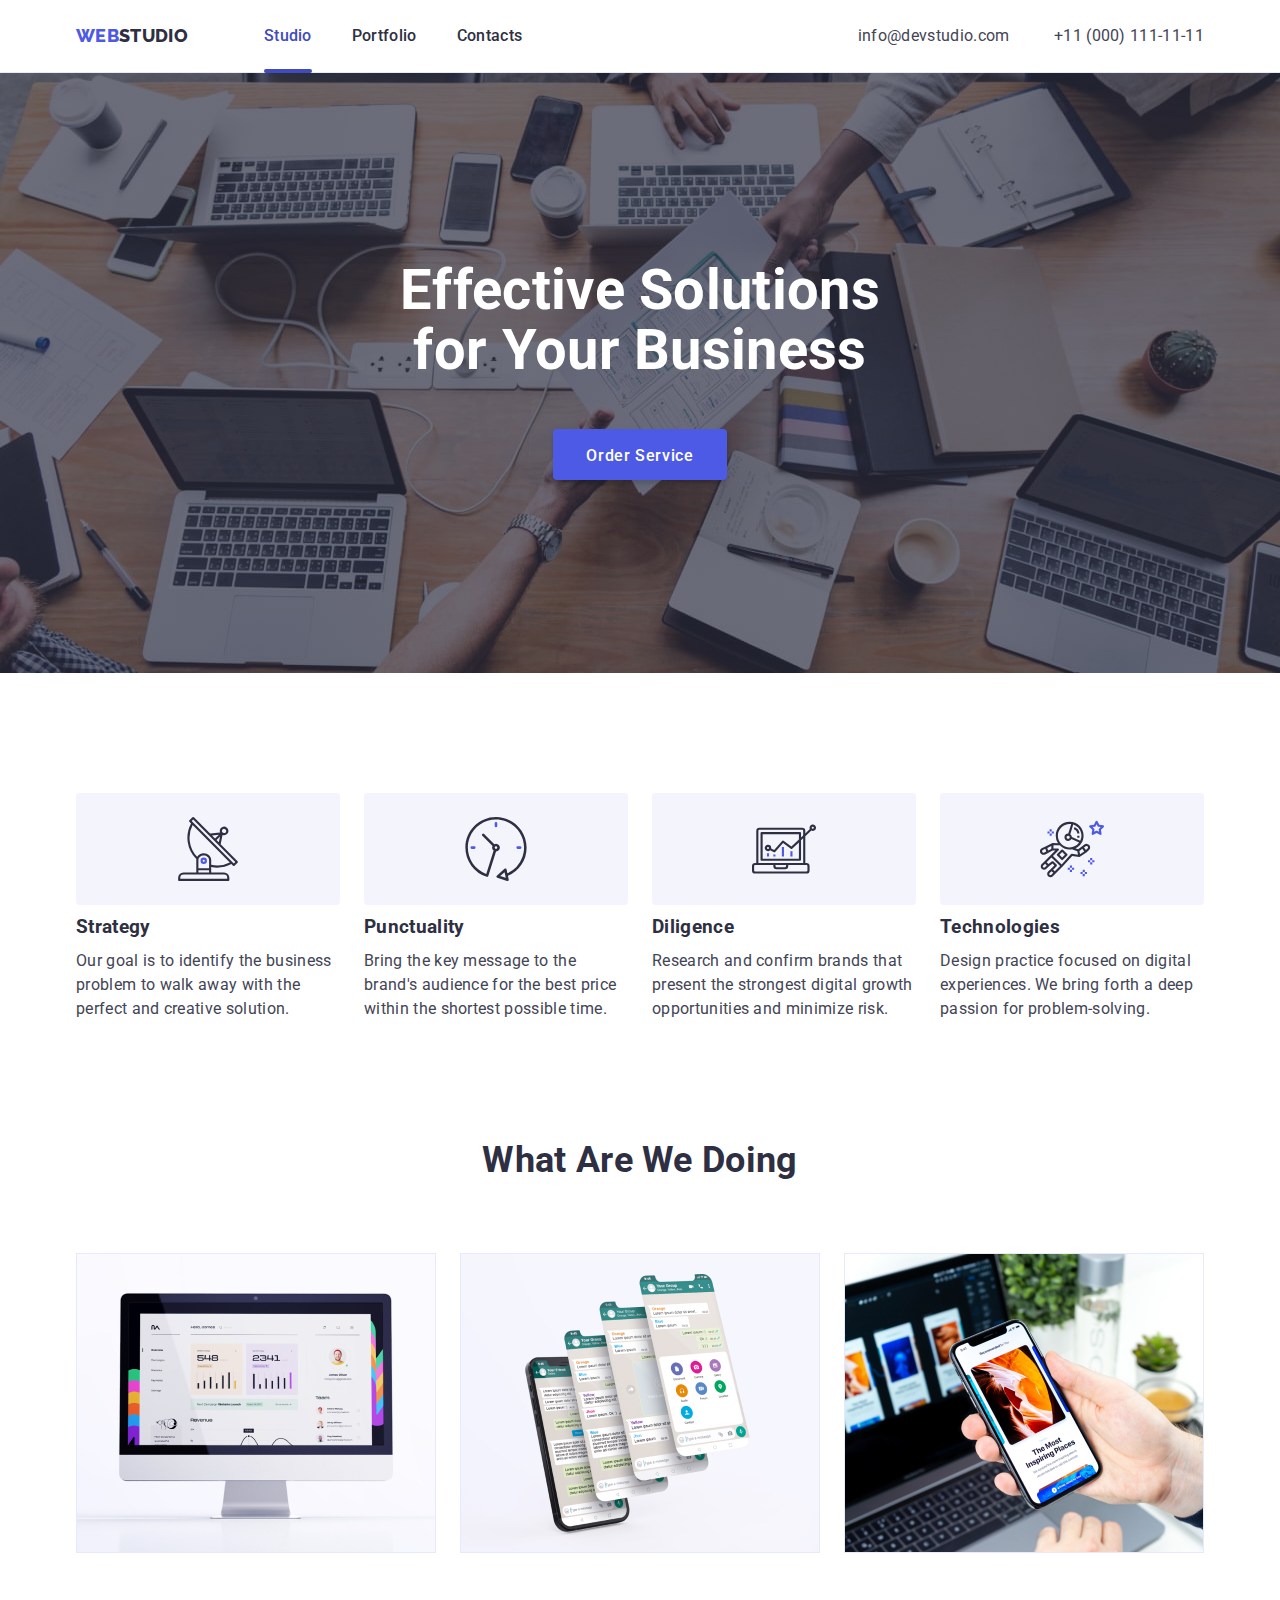
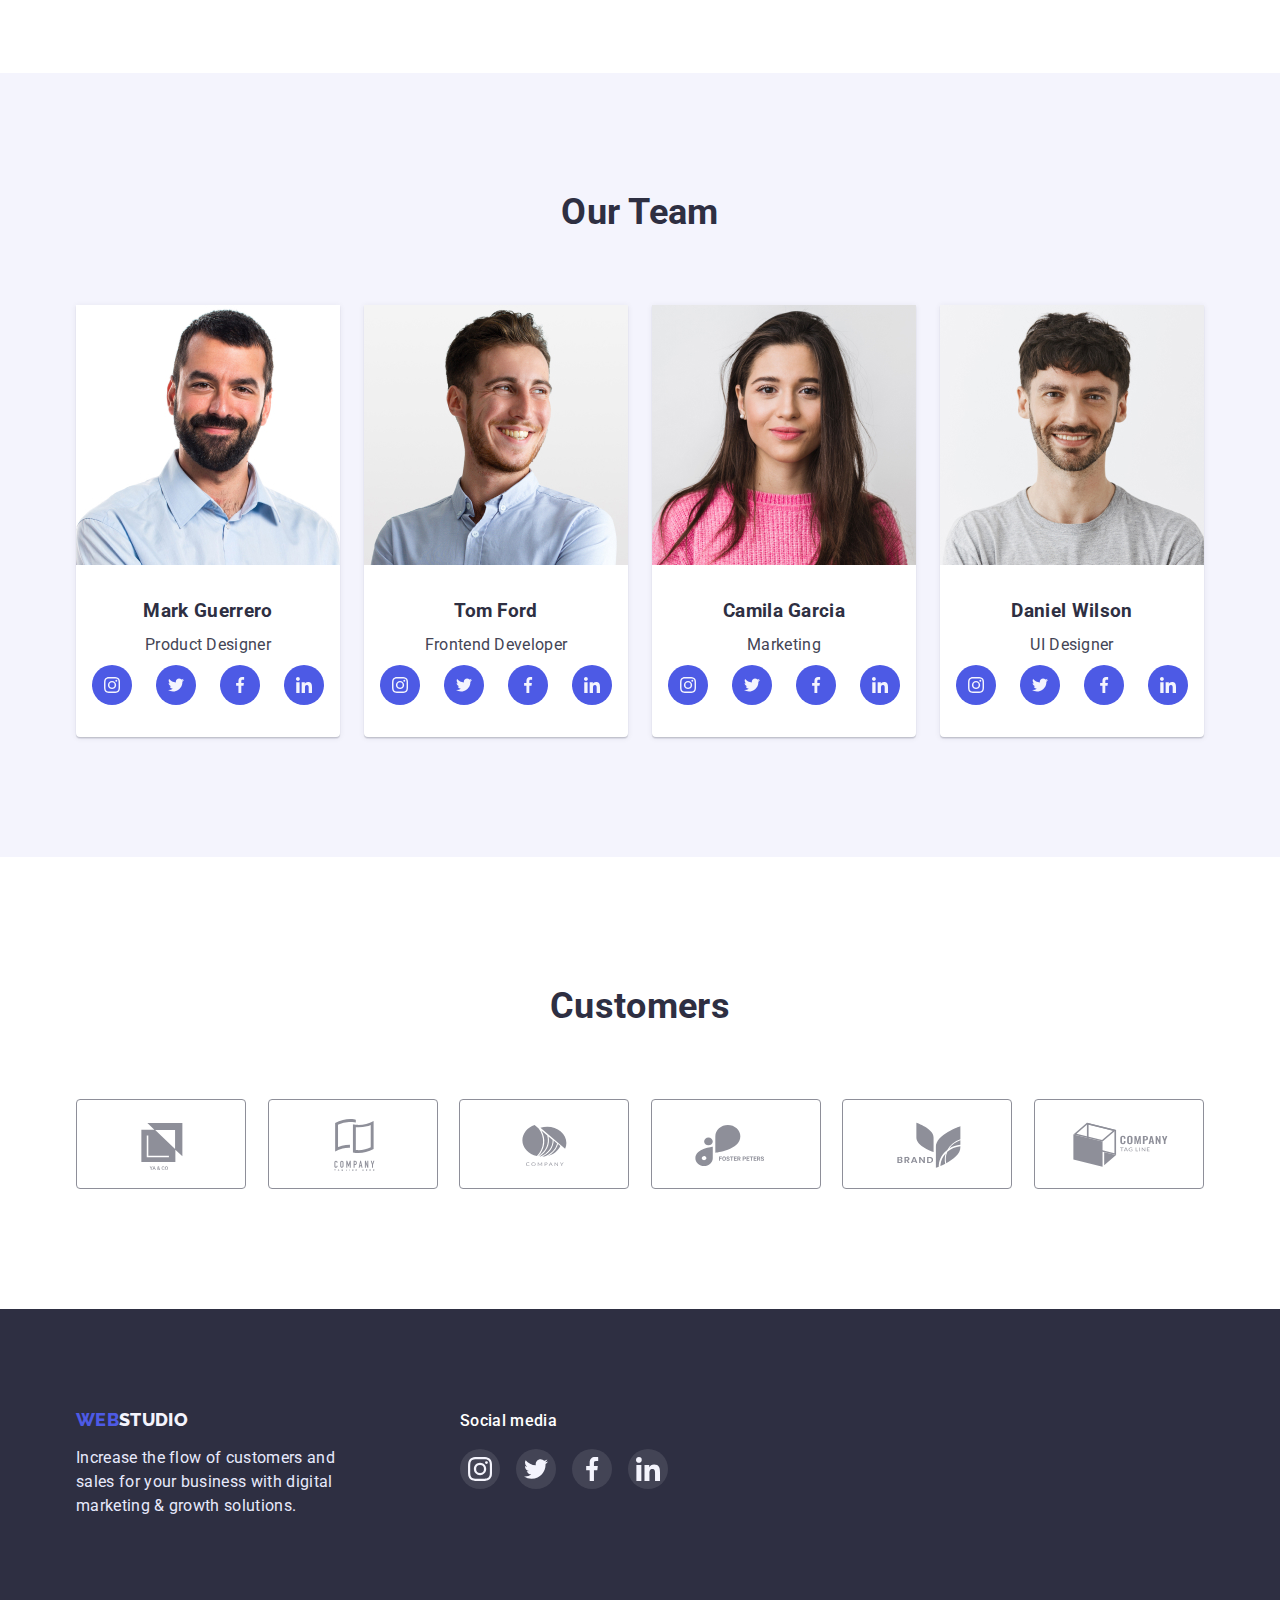
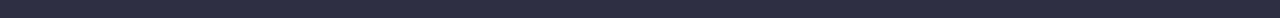
<file: index.html>
<!DOCTYPE html>
<html lang="en">
<head>
    <meta charset="UTF-8">
    <meta http-equiv="X-UA-Compatible" content="IE=edge">
    <meta name="viewport" content="width=device-width, initial-scale=1.0">
    <title>Document</title>
    <link rel="preconnect" href="https://fonts.googleapis.com">
    <link rel="preconnect" href="https://fonts.gstatic.com" crossorigin>
    <link href="https://fonts.googleapis.com/css2?family=Raleway:wght@800&family=Roboto:wght@400;500;700;900&display=swap" rel="stylesheet">
    <link rel="stylesheet" href="https://cdnjs.cloudflare.com/ajax/libs/modern-normalize/1.1.0/modern-normalize.min.css">
    <link rel="stylesheet" href="./css/styles.css">
</head>
<body>

    <!-- Header -->
   <header class="page-header">
        <div class="container overlay">
            <nav class="header-nav">
            <a href="./index.html" class="logo"><Span class="first-logo">Web</Span>Studio</a>
            <ul class="site-nav list">
                <li class="item"><a href="./index.html" class="nav-title studio">Studio</a></li>
                <li class="item"><a href="./portfolio.html" class="nav-title">Portfolio</a></li>
                <li class="item"><a href="./contacts.html" class="nav-title">Contacts</a></li>
            </ul>
            <div class="contact">
                <a href="mailto:info@devstudio.com" class="contact-description">info@devstudio.com</a>
                <a href="tel:+110001111111" class="contact-description">+11 (000) 111-11-11</a>
            </div>
            </nav>
        </div>
   </header>
   
   <!-- Основний контент -->
   <main>

    <!-- Герой -->
        <section class="hero">
            <div class="container">
                <h1 class="hero-description">Effective Solutions <br> for Your Business</h1>
                <button data-modal-open type="button" class="button button-order">Order Service</button>
            </div>
        </section>

    <!-- Backdrop -->
    <div class="backdrop is-hidden" data-modal>
        <div class="modal">
            <button data-modal-close type="button" class="close-modal">
                <svg class="close-image">
                    <use href="./images/symbol-defs.svg#Vector"></use>
                </svg>
            </button>
        </div>
    </div>
    
    <!-- Цінності компанії -->
            <section class="section">
                <div class="container">
                <h2 class="section-title secret-name">Our values</h2>
                <ul class="list description list-values">
                    <li class="item">
                            <div class="actions">
                                <svg class="icon">
                                    <use href="./images/symbol-defs.svg#antenna"></use>
                                </svg>
                            </div>
                        <h3 class="description-name">Strategy</h3>
                        <p class="description-text">Our goal is to identify the business
                            problem to walk away with the perfect and creative solution.</p>
                    </li>
                    <li class="item">
                            <div class="actions">
                                <svg class="icon">
                                    <use href="./images/symbol-defs.svg#clock"></use>
                                </svg>
                            </div>
                        <h3 class="description-name">Punctuality</h3>
                        <p class="description-text">Bring the key message to the brand's audience for the best price within the shortest possible time.</p>
                    </li>
                    <li class="item">
                            <div class="actions">
                                <svg class="icon">
                                    <use href="./images/symbol-defs.svg#diagram"></use>
                                </svg>
                            </div>
                        <h3 class="description-name">Diligence</h3>
                        <p class="description-text">Research and confirm brands that present the strongest digital growth opportunities and minimize risk.</p>
                    </li>
                    <li class="item">
                            <div class="actions">
                                <svg class="icon">
                                    <use href="./images/symbol-defs.svg#astronaut"></use>
                                </svg>
                            </div>
                        <h3 class="description-name">Technologies</h3>
                        <p class="description-text">Design practice focused on digital experiences. We bring forth a deep passion for problem-solving.</p>
                    </li>
                </ul>
                </div>
            </section>
    
    <!-- Можливості компанії -->
            <section class="section">
            <div class="container">
                    <h2 class="section-title">What are we doing</h2>
                    <ul class="list description list-capabilities">
                        <li>
                            <a class="link" href="">
                                <img src="images/img1.jpg" alt="Desktop" width="360">
                            </a>
                        </li>
                        <li>
                            <a href="" class="link">
                                <img src="images/img2.jpg" alt="Mobilephone" width="360">
                            </a>  
                        </li>
                        <li>
                            <a href="" class="link">
                                <img src="images/img3.jpg" alt="Laptop and mobile phone" width="360">
                            </a>
                        </li>
                    </ul>
            </div>
            </section>
       
    <!-- Команда -->
            <section class="section team">
            <div class="container">
                <h2 class="section-title team-name">Our Team</h2>
                <ul class="list description team-list">
                    <li class="team-item">
                        <img src="images/Mark.jpg" alt="Mark" width="264" class="team-imag">
                        <h3 class="worker">Mark Guerrero</h3>
                        <p class="worker-description">Product Designer</p>
                        <ul class="list description tralind-list">
                            <li>
                                <a href="" class="tralind-link">
                                    <svg class="tralind-icon">
                                        <use href="./images/symbol-defs.svg#instagram"></use>
                                    </svg>
                                </a>
                            </li>
                            <li>
                                <a href="" class="tralind-link">
                                    <svg class="tralind-icon">
                                        <use href="./images/symbol-defs.svg#twitter"></use>
                                    </svg>
                                </a>
                            </li>
                            <li>
                                <a href="" class="tralind-link">
                                    <svg class="tralind-icon">
                                        <use href="./images/symbol-defs.svg#facebook"></use>
                                    </svg>
                                </a>
                            </li>
                            <li>
                                <a href="" class="tralind-link">
                                    <svg class="tralind-icon">
                                        <use href="./images/symbol-defs.svg#linkedin"></use>
                                    </svg>
                                </a>
                            </li>
                        </ul>
                    </li>
                    <li class="team-item">
                        <img src="images/Tom.jpg" alt="Tom" width="264" class="team-imag">
                        <h3 class="worker">Tom Ford</h3>
                        <p class="worker-description">Frontend Developer</p>
                        <ul class="list description tralind-list">
                            <li class="tralind-position">
                                <a href="" class="tralind-link">
                                    <svg class="tralind-icon">
                                        <use href="./images/symbol-defs.svg#instagram"></use>
                                    </svg>
                                </a>
                            </li>
                            <li class="tralind-position">
                                <a href="" class="tralind-link">
                                    <svg class="tralind-icon">
                                        <use href="./images/symbol-defs.svg#twitter"></use>
                                    </svg>
                                </a>
                            </li>
                            <li class="tralind-position">
                                <a href="" class="tralind-link">
                                    <svg class="tralind-icon">
                                        <use href="./images/symbol-defs.svg#facebook"></use>
                                    </svg>
                                </a>
                            </li>
                            <li class="tralind-position">
                                <a href="" class="tralind-link">
                                    <svg class="tralind-icon">
                                        <use href="./images/symbol-defs.svg#linkedin"></use>
                                    </svg>
                                </a>
                            </li>
                        </ul>
                    </li>
                    <li class="team-item">
                        <img src="images/Camila.jpg" alt="Camila" width="264" class="team-imag">
                        <h3 class="worker">Camila Garcia</h3>
                        <p class="worker-description">Marketing</p>
                        <ul class="list description tralind-list">
                            <li class="tralind-position">
                                <a href="" class="tralind-link">
                                    <svg class="tralind-icon">
                                        <use href="./images/symbol-defs.svg#instagram"></use>
                                    </svg>
                                </a>
                            </li>
                            <li class="tralind-position">
                                <a href="" class="tralind-link">
                                    <svg class="tralind-icon">
                                        <use href="./images/symbol-defs.svg#twitter"></use>
                                    </svg>
                                </a>
                            </li>
                            <li class="tralind-position">
                                <a href="" class="tralind-link">
                                    <svg class="tralind-icon">
                                        <use href="./images/symbol-defs.svg#facebook"></use>
                                    </svg>
                                </a>
                            </li>
                            <li class="tralind-position">
                                <a href="" class="tralind-link">
                                    <svg class="tralind-icon">
                                        <use href="./images/symbol-defs.svg#linkedin"></use>
                                    </svg>
                                </a>
                            </li>
                        </ul>
                    </li>
                    <li class="team-item">
                        <img src="images/Daniel.jpg" alt="Daniel" width="264" class="team-imag">
                        <h3 class="worker">Daniel Wilson</h3>
                        <p class="worker-description">UI Designer</p>
                        <ul class="list description tralind-list">
                            <li class="tralind-position">
                                <a href="" class="tralind-link">
                                    <svg class="tralind-icon">
                                        <use href="./images/symbol-defs.svg#instagram"></use>
                                    </svg>
                                </a>
                            </li>
                            <li class="tralind-position">
                                <a href="" class="tralind-link">
                                    <svg class="tralind-icon">
                                        <use href="./images/symbol-defs.svg#twitter"></use>
                                    </svg>
                                </a>
                            </li>
                            <li class="tralind-position">
                                <a href="" class="tralind-link">
                                    <svg class="tralind-icon">
                                        <use href="./images/symbol-defs.svg#facebook"></use>
                                    </svg>
                                </a>
                            </li>
                            <li class="tralind-position">
                                <a href="" class="tralind-link">
                                    <svg class="tralind-icon">
                                        <use href="./images/symbol-defs.svg#linkedin"></use>
                                    </svg>
                                </a>
                            </li>
                        </ul>
                    </li>
                </ul>
            </div>
            </section>

    <!-- Customers -->
            <section class="section">
                <div class="container">
                    <h2 class="section-title section-clients">Customers</h2>
                    <ul class="list description list-clients">
                        <li>
                            <a href="" class="link-client">
                                <svg class="client">
                                    <use href="./images/symbol-defs.svg#LogoClient1"></use>
                                </svg>
                            </a>
                        </li>
                        <li>
                            <a href="" class="link-client">
                                <svg class="client">
                                    <use href="./images/symbol-defs.svg#LogoClient2"></use>
                                </svg>
                            </a>
                        </li>
                        <li>
                            <a href="" class="link-client">
                                <svg class="client">
                                    <use href="./images/symbol-defs.svg#LogoClient3"></use>
                                </svg>
                            </a>
                        </li>
                        <li>
                            <a href="" class="link-client">
                                <svg class="client">
                                    <use href="./images/symbol-defs.svg#LogoClient4"></use>
                                </svg>
                            </a>
                        </li>
                        <li>
                            <a href="" class="link-client">
                                <svg class="client">
                                    <use href="./images/symbol-defs.svg#LogoClient5"></use>
                                </svg>
                            </a>
                        </li>
                        <li>
                            <a href="" class="link-client">
                                <svg class="client">
                                    <use href="./images/symbol-defs.svg#LogoClient6"></use>
                                </svg>
                            </a>
                        </li>
                    </ul>
                </div>
            </section>     
   </main>

<!-- Футер -->
    <footer class="footer">
       <div class="container our-company">
            <div class="logo-information">
                <a href="./index.html" class="logo-foother"><span class="first-logo">Web</span>Studio</a>
                <p class="footer-description">Increase the flow of customers and sales for your business with digital marketing & growth solutions.</p>
            </div>
            <div class="logo-social">
                <h2 class="social">Social media</h2>
                <ul class="list description our-company-list">
                    <li class="link-position">
                        <a href="" class="our-company-link">
                            <svg class="our-company-icon">
                                <use href="./images/symbol-defs.svg#instagram"></use>
                            </svg>
                        </a>
                    </li>
                    <li class="link-position">
                        <a href="" class="our-company-link">
                            <svg class="our-company-icon">
                                <use href="./images/symbol-defs.svg#twitter"></use>
                            </svg>
                        </a>
                    </li>
                    <li class="link-position">
                        <a href="" class="our-company-link">
                            <svg class="our-company-icon">
                                <use href="./images/symbol-defs.svg#facebook"></use>
                            </svg>
                        </a>
                    </li>
                    <li class="link-position">
                        <a href="" class="our-company-link">
                            <svg class="our-company-icon">
                                <use href="./images/symbol-defs.svg#linkedin"></use>
                            </svg>
                        </a>
                    </li>
                </ul>
            </div>
       </div>
    </footer>

    <script src="./js/modal.js"></script>
</body>
</html>
</file>
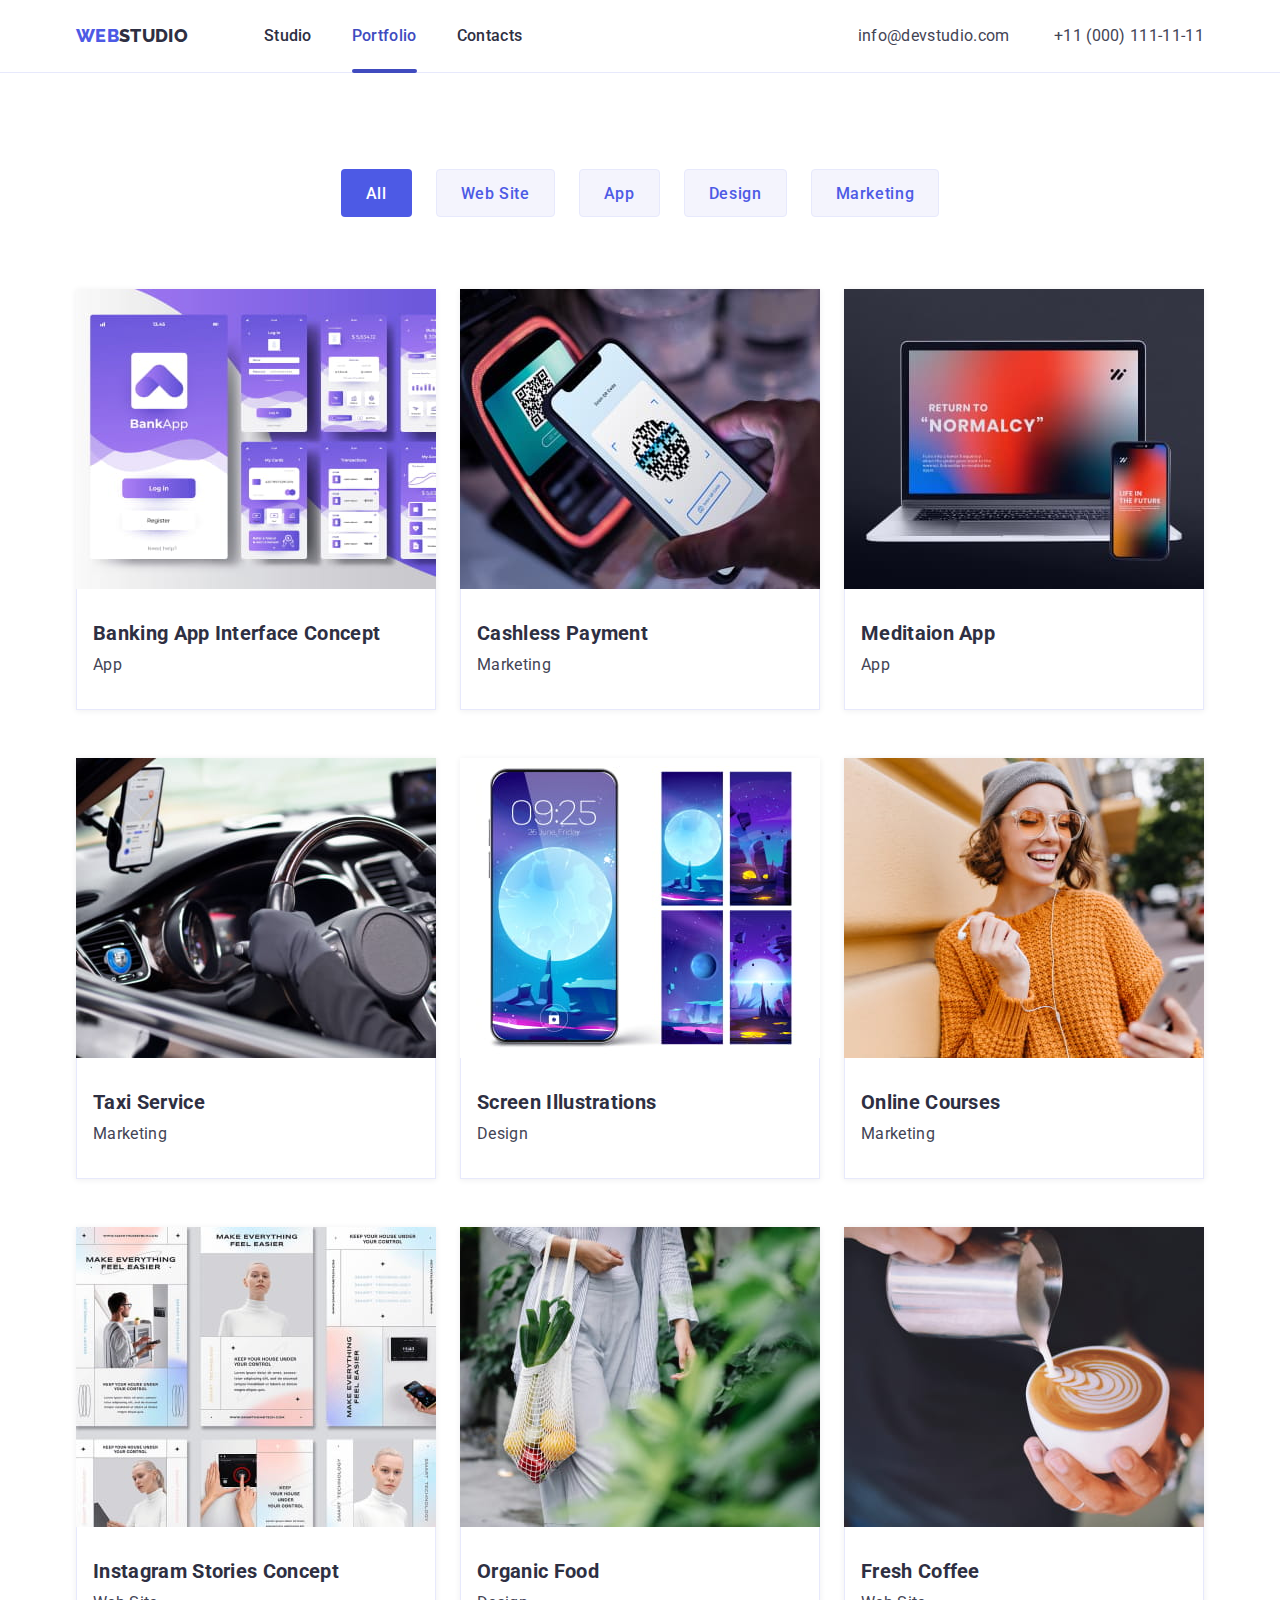
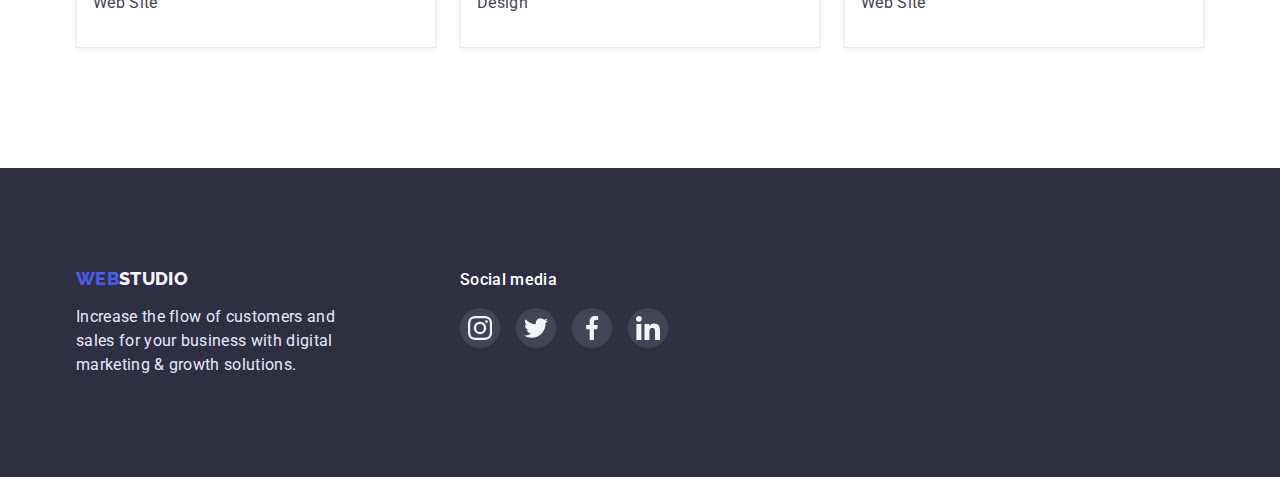
<file: portfolio.html>
<!DOCTYPE html>
<html lang="en">
<head>
    <meta charset="UTF-8">
    <meta http-equiv="X-UA-Compatible" content="IE=edge">
    <meta name="viewport" content="width=device-width, initial-scale=1.0">
    <title>Document</title>
    <link rel="preconnect" href="https://fonts.googleapis.com">
    <link rel="preconnect" href="https://fonts.gstatic.com" crossorigin>
    <link href="https://fonts.googleapis.com/css2?family=Raleway:wght@800&family=Roboto:wght@400;500;700;900&display=swap" rel="stylesheet">
    <link rel="stylesheet" href="https://cdnjs.cloudflare.com/ajax/libs/modern-normalize/1.1.0/modern-normalize.min.css">
    <link rel="stylesheet" href="./css/styles.css">
</head>
<body>

    <!-- Шапка сайту -->
<header class="page-header">
    <div class="container overlay">
        <nav class="header-nav">
            <a href="./index.html" class="logo"><Span class="first-logo">Web</Span>Studio</a>
            <ul class="site-nav list">
                <li class="item"><a href="./index.html" class="nav-title">Studio</a></li>
                <li class="item"><a href="./portfolio.html" class="nav-title portfolio">Portfolio</a></li>
                <li class="item"><a href="./contacts.html" class="nav-title">Contacts</a></li>
            </ul>
            <div class="contact">
                <a href="mailto:info@devstudio.com" class="contact-description">info@devstudio.com</a>
                <a href="tel:+110001111111" class="contact-description">+11 (000) 111-11-11</a>
            </div>
        </nav>
    </div>
</header>
   
   <!-- Основний контент -->
   <main>

    <!-- Кнопки фільтрів -->
        <section class="filtr-button">
            <div class="container">
            <h1 class="secret-name">Filters buttons</h1>
            <ul class="list description button-list">
                <li class="item">
                    <button type="button" class="button primary">All</button>
                </li>
                <li class="item">
                    <button type="button" class="button secondary">Web Site</button>
                </li>
                <li class="item">
                    <button type="button" class="button secondary">App</button>
                </li>
                <li class="item">
                    <button type="button" class="button secondary">Design</button>
                </li>
                <li class="item">
                    <button type="button" class="button secondary">Marketing</button>
                </li>
            </ul>
            </div>
        </section>
    
    <!-- Картки проектів -->
        <section class="project-cards">
            <div class="container">
                <h2 class="secret-name">Project cards</h2>
                <ul class="list description cards-list">
                    <li class="item">
                        <a href="" class="card-link">
                            <div class="card-thumb">
                                <img src="./images/Banking-App-Interface-Concept.jpg" alt="Banking App Interface Concept" width="360" height="300">
                                <p class="card-text">14 Stylish and User-Friendly App Design Concepts · Task Manager App · Calorie Tracker App · Exotic Fruit Ecommerce App · Cloud Storage App</p>
                            </div>
                            <div class="card-content">
                                <h3 class="name">Banking App Interface Concept</h3>
                                <p class="filter-name">App</p>
                            </div>
                        </a>
                    </li>
                    <li class="item">
                        <a href="" class="card-link">
                            <div class="card-thumb">
                                <img src="./images/Cashless-Payment.jpg" alt="Cashless Payment" width="360" height="300">
                                <p class="card-text">14 Stylish and User-Friendly App Design Concepts · Task Manager App · Calorie Tracker App · Exotic Fruit Ecommerce App · Cloud Storage App</p>
                            </div>
                        <div class="card-content">
                            <h3 class="name">Cashless Payment</h3>
                            <p class="filter-name">Marketing</p>
                        </div>
                        </a>
                    </li> 
                    <li class="item">
                        <a href="" class="card-link">
                            <div class="card-thumb">
                                <img src="./images/Meditaion-App.jpg" alt="Meditaion App" width="360" height="300">
                                <p class="card-text">14 Stylish and User-Friendly App Design Concepts · Task Manager App · Calorie Tracker App · Exotic Fruit Ecommerce App · Cloud Storage App</p>
                            </div>
                        <div class="card-content">
                            <h3 class="name">Meditaion App</h3>
                            <p class="filter-name">App</p>
                        </div>
                        </a>
                    </li> 
                    <li class="item">
                        <a href="" class="card-link">
                            <div class="card-thumb">
                                <img src="./images/Taxi-Service.jpg" alt="Taxi Service" width="360" height="300">
                                <p class="card-text">14 Stylish and User-Friendly App Design Concepts · Task Manager App · Calorie Tracker App · Exotic Fruit Ecommerce App · Cloud Storage App</p>
                            </div>
                        <div class="card-content">
                            <h3 class="name">Taxi Service</h3>
                            <p class="filter-name">Marketing</p>
                        </div>
                        </a>
                    </li> 
                    <li class="item">
                        <a href="" class="card-link">
                            <div class="card-thumb">
                                <img src="./images/Screen-Illustrations.jpg" alt="Screen Illustrations" width="360" height="300">
                                <p class="card-text">14 Stylish and User-Friendly App Design Concepts · Task Manager App · Calorie Tracker App · Exotic Fruit Ecommerce App · Cloud Storage App</p>
                            </div>
                        <div class="card-content">
                            <h3 class="name">Screen Illustrations</h3>
                            <p class="filter-name">Design</p>
                        </div>
                        </a>
                    </li> 
                    <li class="item">
                        <a href="" class="card-link">
                            <div class="card-thumb">
                                <img src="./images/Online-Courses.jpg" alt="Online Courses" width="360" height="300">
                                <p class="card-text">14 Stylish and User-Friendly App Design Concepts · Task Manager App · Calorie Tracker App · Exotic Fruit Ecommerce App · Cloud Storage App</p>
                            </div>
                        <div class="card-content">
                            <h3 class="name">Online Courses</h3>
                            <p class="filter-name">Marketing</p>
                        </div>
                        </a>
                    </li> 
                    <li class="item">
                        <a href="" class="card-link">
                            <div class="card-thumb">
                                <img src="./images/Instagram-Stories-Concept.jpg" alt="Instagram Stories Concept" width="360" height="300">
                                <p class="card-text">14 Stylish and User-Friendly App Design Concepts · Task Manager App · Calorie Tracker App · Exotic Fruit Ecommerce App · Cloud Storage App</p>
                            </div>
                        <div class="card-content">
                            <h3 class="name">Instagram Stories Concept</h3>
                            <p class="filter-name">Web Site</p>
                        </div>
                        </a>
                    </li>
                    <li class="item">
                        <a href="" class="card-link">
                            <div class="card-thumb">
                                <img src="./images/Organic-Food.jpg" alt="Organic Food" width="360" height="300">
                                <p class="card-text">14 Stylish and User-Friendly App Design Concepts · Task Manager App · Calorie Tracker App · Exotic Fruit Ecommerce App · Cloud Storage App</p>
                            </div>
                        <div class="card-content">
                            <h3 class="name">Organic Food</h3>
                            <p class="filter-name">Design</p>
                        </div>
                        </a>
                    </li>
                    <li class="item">
                        <a href="" class="card-link">
                            <div class="card-thumb">
                                <img src="./images/Fresh-Coffee.jpg" alt="Fresh Coffee" width="360" height="300">
                                <p class="card-text">14 Stylish and User-Friendly App Design Concepts · Task Manager App · Calorie Tracker App · Exotic Fruit Ecommerce App · Cloud Storage App</p>
                            </div>
                        <div class="card-content">
                            <h3 class="name">Fresh Coffee</h3>
                            <p class="filter-name">Web Site</p>
                        </div>
                        </a>
                    </li> 
                </ul>
            </div>
        </section>
    
   </main>

<!-- Футер -->
    <footer class="footer">
        <div class="container our-company">
            <div class="logo-information">
                <a href="./index.html" class="logo-foother"><span class="first-logo">Web</span>Studio</a>
                <p class="footer-description">Increase the flow of customers and sales for your business with digital
                    marketing & growth solutions.</p>
            </div>
            <div class="logo-social">
                <h2 class="social">Social media</h2>
                <ul class="list description our-company-list">
                    <li class="link-position">
                        <a href="" class="our-company-link">
                            <svg class="our-company-icon">
                                <use href="./images/symbol-defs.svg#instagram"></use>
                            </svg>
                        </a>
                    </li>
                    <li class="link-position">
                        <a href="" class="our-company-link">
                            <svg class="our-company-icon">
                                <use href="./images/symbol-defs.svg#twitter"></use>
                            </svg>
                        </a>
                    </li>
                    <li class="link-position">
                        <a href="" class="our-company-link">
                            <svg class="our-company-icon">
                                <use href="./images/symbol-defs.svg#facebook"></use>
                            </svg>
                        </a>
                    </li>
                    <li class="link-position">
                        <a href="" class="our-company-link">
                            <svg class="our-company-icon">
                                <use href="./images/symbol-defs.svg#linkedin"></use>
                            </svg>
                        </a>
                    </li>
                </ul>
            </div>
        </div>
    </footer>
    
</body>
</html>
</file>
<file: css/styles.css>
/* Color styles */

/* Body
White #FFFFFF */

/* Primary Brand 
Iris #4D5AE5 */

/* Pressed state
OCEAN #404BBF */

/* Dark 
Navy blue #2E2F42 */

/* Success 
GREEN #31D0AA */

/* Text 
SLATE #434455 */

/* Subtle Text 
LIGHT SLATE #8E8F99 */

/* Accent 
cornflower #E7E9FC */

/* Light 
CLOUD #F4F4FD */

:root {
    /* Colors */
    --primary-brand-color: #4D5AE5;
    --color-hover-focus: #404BBF;
    --title-text-color: #2E2F42;
    --description-text-color: #434455;
    --background-light-color: #F4F4FD;
    --button-border-color: #E7E9FC;
    --border-clients-color: #8E8F99;
    --clients-color: #8E8F99;

    /* Body */
    --font-weight-body: 500;
    --line-height-body: 1.5;
    --letter-spacing-body: 0.02em;

    /* Logo */
    --font-weight-logo: 800;
    --font-size-logo: 18px;
    --line-height-logo: 1.33;
    --letter-spacing-logo: 0.03;

    /* Buttons */
    --font-family-button: Roboto;
    --font-weight-button: 500;
    --line-height-button: 1.5;
    --align-items-button: center;
    --letter-spacing-button: 0.04em;

    /* Section title */
    --font-size-section-title: 36px;
    --line-height-section-title: 1.11;
}

/* Фон всієї сторінки */
body {
    background-color: #ffffff;
    color: var(--title-text-color);

    font-family: Roboto, sans-serif;
    font-weight: var(--font-weight-body);
    line-height: var(--line-height-body);
    letter-spacing: var(--letter-spacing-body);
}

.container {
    margin-left: auto;
    margin-right: auto;
    width: 1158px;
    padding-left: 15px;
    padding-right: 15px;
}

.list {
    margin-top: 0;
    margin-bottom: 0;

    list-style: none;
}

.section {
    margin-top: 0;
    margin-bottom: 0;
    padding-bottom: 120px;
}

/* Header */
.page-header {
    border-bottom: 1px solid #E7E9FC;
}

.header-nav {
    display: flex;
    align-items: center;
}

/* Логотип */
.logo {
    display: inline-block;
    padding-top: 24px;
    padding-bottom: 24px;

    color: var(--title-text-color);
    text-decoration: none;

    font-family: Raleway, sans-serif;
    font-weight: var(--font-weight-logo);
    font-size: var(--font-size-logo);
    line-height: var(--line-height-logo);
    letter-spacing: var(--letter-spacing-logo);
    text-transform: uppercase;
}

.first-logo {
    color: var(--primary-brand-color);
}

/* Навігація */
.site-nav {
    display: flex;
    margin-left: 76px;
    padding: 0;
}

.site-nav .item:not(:last-child) {
    margin-right: 40px;
}

.nav-title {
    position: relative;

    display: block;
    padding-top: 24px;
    padding-bottom: 24px;

    text-decoration: none;
    color: var(--title-text-color);
    text-decoration: none;

    transition: color 250ms cubic-bezier(0.4, 0, 0.2, 1);
}

.nav-title:hover,
.nav-title:focus {
    color: var(--color-hover-focus);
}

.studio, 
.portfolio, 
.contacts {
    color: var(--color-hover-focus);
}

.studio::after,
.portfolio::after,
.contacts::after {   
    content: "";
    display: block;
    position: absolute;
    bottom: -1px;
    width: 100%;
    height: 4px;

    background: var(--color-hover-focus);
    border-radius: 2px;
}

/* Контакти */
.contact {
    margin-top: 0;
    margin-bottom: 0;
    margin-left: auto;
    padding: 0;
}

.contact-description {
    display: inline-block;
    padding-top: 24px;
    padding-bottom: 24px;

    color: var(--description-text-color);
    text-decoration: none;
    font-style: normal;
    font-weight: 400;

    transition: color 250ms cubic-bezier(0.4, 0, 0.2, 1);
}

.contact-description:hover,
.contact-description:focus {
    color: var(--primary-brand-color);
}

.header-nav .contact-description:not(:last-child) {
    margin-right: 40px;
}

/* Герой */
.hero {
    padding-top: 188px;
    padding-bottom: 188px;
    text-align: center;

    background-color: var(--title-text-color);
    color: #FFFFFF;

    max-width: 1600px;
    height: 600px;
    margin-left: auto;
    margin-right: auto;
    background-image: linear-gradient(to right, 
    rgba(46, 47, 66, 0.7),
    rgba(46, 47, 66, 0.7)),
    url(../images/people-office.jpg);
    background-repeat: no-repeat;
    background-position: center;
    background-size: cover;
}


.hero-description {
    margin-top: 0;
    margin-bottom: 48px;

    font-size: 56px;
    line-height: 1.07;
}

/* Buttons */

.button {
    display: block;
    border: 1px solid transparent;
    border-radius: 4px;
    padding: 12px 24px;
    min-width: 69px;
    height: 48px;

    background-color: #FFFFFF;
    color: var(--title-text-color);

    cursor: pointer;
    
    font-family: var(--font-family-button);
    font-weight: var(--font-weight-button);
    line-height: var(--line-height-button);
    align-items: var(--align-items-button);
    letter-spacing: var(--letter-spacing-button);
}

.button-order {
    display: inline-block;
    min-width: 170px;
    height: 51px;
    line-height: 1.19;

    padding: 16px 32px;

    background-color: var(--primary-brand-color);
    color: #ffffff;
    box-shadow: 0px 4px 4px rgba(0, 0, 0, 0.15);
    transition: background-color 250ms cubic-bezier(0.4, 0, 0.2, 1);
}

.button-order:hover,
.button-order:focus {
    background-color: var(--color-hover-focus);
}

.button.primary {
    background-color: var(--primary-brand-color);
    color: #ffffff;
    transition: box-shadow 250ms cubic-bezier(0.4, 0, 0.2, 1);
}

.button.primary:hover,
.button.primary:focus {
    box-shadow: 0px 3px 1px rgba(0, 0, 0, 0.1), 0px 2px 1px rgba(0, 0, 0, 0.08), 0px 2px 2px rgba(0, 0, 0, 0.12);
}

.button.secondary {
    border: 1px solid var(--button-border-color);
    background-color: var(--background-light-color);
    color: var(--primary-brand-color);

    transition: border 250ms cubic-bezier(0.4, 0, 0.2, 1), background-color 250ms cubic-bezier(0.4, 0, 0.2, 1), color 250ms cubic-bezier(0.4, 0, 0.2, 1), box-shadow 250ms cubic-bezier(0.4, 0, 0.2, 1);
}

.secondary:hover,
.secondary:focus {
    border: 1px solid var(--primary-brand-color);
    background-color: var(--primary-brand-color);
    color: var(--background-light-color);
    box-shadow: 0px 3px 1px rgba(0, 0, 0, 0.1), 0px 2px 1px rgba(0, 0, 0, 0.08), 0px 2px 2px rgba(0, 0, 0, 0.12);
}

/* Backdrop */
.backdrop {
    position: fixed;
    top: 0;
    left: 0;
    width: 100%;
    height: 100%;

    background: rgba(46, 47, 66, 0.4);
    transition: opacity 250ms cubic-bezier(0.4, 0, 0.2, 1);
}

.backdrop.is-hidden {
    opacity: 0;
    pointer-events: none;
    visibility: hidden;

    transition: opacity 250ms cubic-bezier(0.4, 0, 0.2, 1), visibility 250ms cubic-bezier(0.4, 0, 0.2, 1);
}

.modal {
    position: fixed;
    top: 50%;
    left: 50%;
    transform: translate(-50%, -50%);

    width: 408px;
    height: 576px;

    background-color: #FCFCFC;
    box-shadow: 0px 1px 1px rgba(0, 0, 0, 0.14), 0px 1px 3px rgba(0, 0, 0, 0.12), 0px 2px 1px rgba(0, 0, 0, 0.2);
    border-radius: 4px;
}

.close-modal {
    position: absolute;
    top: 24px;
    right: 24px;

    display: block;
    padding: 8px;
    font-size: 0;

    border-radius: 50%;
    background-color: var(--button-border-color);
    border: 1px solid rgba(0, 0, 0, 0.1);
    cursor: pointer;
    transition: background-color 250ms cubic-bezier(0.4, 0, 0.2, 1), border 250ms cubic-bezier(0.4, 0, 0.2, 1);
}

.close-modal:hover,
.close-modal:focus {
    border: 1px solid var(--color-hover-focus);
    background: var(--color-hover-focus);
}

.close-image {
    width: 8px;
    height: 8px;
    transition: fill 250ms cubic-bezier(0.4, 0, 0.2, 1);
}

.close-modal:hover .close-image,
.close-modal:focus .close-image {
    fill: #FFFFFF;
}

/* Цінності компанії */
.section-title {
    margin-top: 0;
    margin-bottom: 0;
    padding-bottom: 72px;

    font-size: var(--font-size-section-title);
    line-height: var(--line-height-section-title);
    text-align: center;
    text-transform: capitalize;
}

.list-values {
    display: flex;
    padding-top: 120px;
    padding-left: 0;
}

.list-values > .item {
    width: calc((100% - 24px * 3) / 4);
    margin-right: 24px;
}

.list-values > .item:last-child {
    margin-right: 0;
}

.actions {
    display: flex;
    padding: 24px 0;
    justify-content: center;
    align-items: center;
    background-color: var(--background-light-color);
    border-radius: 4px;
}

.icon {
    width: 64px;
    height: 64px;
}

.description-name {
    margin-top: 8px;
    margin-bottom: 8px;
}

/* Secret name */
.secret-name {
    position: absolute;
    width: 1px;
    height: 1px;
    margin: -1px;
    padding: 0;
    overflow: hidden;
    border: 0;
    clip: rect(0 0 0 0);
}

.description-text,
.worker-description,
.filter-name {
    margin-top: 0;
    margin-bottom: 0;

    color: var(--description-text-color);

    font-weight: 400;
}

/* Можливості компанії */
img {
    display: block;
}

.list-capabilities {
    display: flex;
    padding-left: 0;
    justify-content: space-between;
}

.link {
    display: block;
}

/* Команда */
.team {
    margin-top: 0;
    margin-bottom: 0;

    background-color: var(--background-light-color);
}

.team-name {
    padding-top: 120px;
}

.team-list {
    display: flex;
    justify-content: space-between;
    padding-left: 0;
}

.team-item {
    background-color: #ffffff;
    text-align: center;
    box-shadow: 0px 1px 6px rgba(46, 47, 66, 0.08), 0px 1px 1px rgba(46, 47, 66, 0.16), 0px 2px 1px rgba(46, 47, 66, 0.08);
    border-radius: 0px 0px 4px 4px;
}

.worker {
    margin-top: 0;
    margin-bottom: 0;
    padding-top: 32px;
}

.worker-description {
    margin-top: 8px;
    margin-bottom: 0;
    margin-bottom: 8px;
}

.tralind-list {
    display: flex;
    justify-content: space-between;
    padding: 0 16px 32px 16px;
}

.tralind-link {
    display: flex;
    padding: 12px;
    border-radius: 50%;
    align-items: center;
    justify-content: center;
    cursor: pointer;

    background-color: var(--primary-brand-color);
    fill: var(--background-light-color);

    transition: background-color 250ms cubic-bezier(0.4, 0, 0.2, 1);
}

.tralind-link:hover,
.tralind-link:focus {
    background-color: var(--color-hover-focus);
}

.tralind-icon {
    width: 16px;
    height: 16px;
}

/* Customers */
.section-clients {
    padding-top: 130px;
}

.list-clients {
    display: flex;
    justify-content: space-between;
    margin: 0;
    padding-left: 0;
}

.link-client {
    display: flex;
    padding: 16px 32px;
    justify-content: center;
    align-items: center;

    border: 1px solid var(--border-clients-color);
    border-radius: 4px;

    fill: var(--clients-color);

    transition-property: border, fill;
    transition-duration: 250ms;
    transition-timing-function: cubic-bezier(0.4, 0, 0.2, 1);
}

.link-client:hover,
.link-client:focus {
    border: 1px solid var(--color-hover-focus);
    fill: var(--color-hover-focus);
}

.client {
    width: 104px;
    height: 56px;
}

/* Foother */
.footer {
    background-color: var(--title-text-color);
    color: #E7E9FC;
    padding-top: 100px;
    padding-bottom: 100px;
}

.our-company {
    display: flex;
}

.logo-foother {
    display: inline-block;
    margin-top: 0;
    margin-bottom: 16px;

    color: var(--background-light-color);
    text-decoration: none;

    font-family: Raleway, sans-serif;
    font-weight: var(--font-weight-logo);
    font-size: var(--font-size-logo);
    line-height: 1.17;
    letter-spacing: var(--letter-spacing-logo);
    text-transform: uppercase;
}

.first-logo {
    color: var(--primary-brand-color);
}

.footer-description {
    width: 264px;

    margin-top: 0;
    margin-bottom: 0;

    font-weight: 400;
}

.logo-social {
    margin-left: 120px;
}

.social {
    margin: 0;
    margin-bottom: 16px;

    font-weight: 500;
    font-size: 16px;

    color: #FFFFFF;
}

.our-company-list {
    display: flex;
    justify-content: space-between;
    padding-left: 0;
}

.link-position {
    margin-right: 16px;
}

.link-position:last-child {
    margin-right: 0;
}

.our-company-link {
    display: flex;
    padding: 8px;
    border-radius: 50%;
    align-items: center;
    justify-content: center;
    cursor: pointer;

    background-color: rgba(255, 255, 255, 0.1);
    fill: var(--background-light-color);

    transition: background-color 250ms cubic-bezier(0.4, 0, 0.2, 1);
}

.our-company-link:hover,
.our-company-link:focus {
    background-color: #31D0AA;
}

.our-company-icon {
    width: 24px;
    height: 24px;
}

/* Кнопки фільтрів */
.filtr-button {
    margin-top: 0;
    margin-bottom: 0;
}

.button-list {
    display: flex;
    justify-content: center;
    padding-left: 0;
    padding-top: 96px;
}

.button-list > .item {
    margin-right: 24px;
}

.button-list > .item:last-child {
    margin-right: 0;
}

/* Project cards */
.project-cards {
    margin-top: 0;
    margin-bottom: 0;
}

.cards-list {
    display: flex;
    flex-wrap: wrap;
    padding-left: 0;
    padding-top: 72px;
    padding-bottom: 120px;
}

.cards-list > .item {
    display: block;
    width: calc((100% - 48px) / 3);
    margin-right: 24px;
    margin-bottom: 48px;

    box-shadow: 0px 1px 6px rgba(46, 47, 66, 0.08);
    transition: box-shadow 250ms cubic-bezier(0.4, 0, 0.2, 1);
}

.cards-list > .item:nth-child(3n) {
    margin-right: 0;
}

.cards-list > .item:nth-last-child(-n + 3) {
    margin-bottom: 0;
}

.cards-list > .item:hover,
.cards-list > .item:focus {
    box-shadow: 0px 1px 6px rgba(46, 47, 66, 0.08), 0px 1px 1px rgba(46, 47, 66, 0.16), 0px 2px 1px rgba(46, 47, 66, 0.08);
}

.card-link {
    text-decoration: none;
}

.card-thumb {
    position: relative;
    overflow: hidden;
}

.card-text {
    position: absolute;
    content: "";
    top: 0;
    left: 0;

    height: 100%;
    margin: 0;
    padding-top: 40px;
    padding-left: 32px;
    padding-right: 32px;

    font-weight: 400;
    background-color: var(--primary-brand-color);
    color: var(--background-light-color);

    transform: translateY(100%);
    transition: transform 250ms cubic-bezier(0.4, 0, 0.2, 1);
}

.card-link:hover .card-text,
.card-link:focus .card-text {
    transform: translateY(0);
}

.card-content {
    padding: 32px 0 32px 16px;

    border: 1px solid #E7E9FC;
    border-top: none;
    transition: border 250ms cubic-bezier(0.4, 0, 0.2, 1);
}

.card-link:hover .card-content,
.card-link:focus .card-content{
    border: 0.5px solid #F4F4FD;
    border-top: none;
}

.name {
    margin-top: 0;
    margin-bottom: 0;

    color: var(--title-text-color);

    font-size: 20px;
    line-height: 1.2;
}

.filter-name {
    margin-top: 8px;
}
</file>
